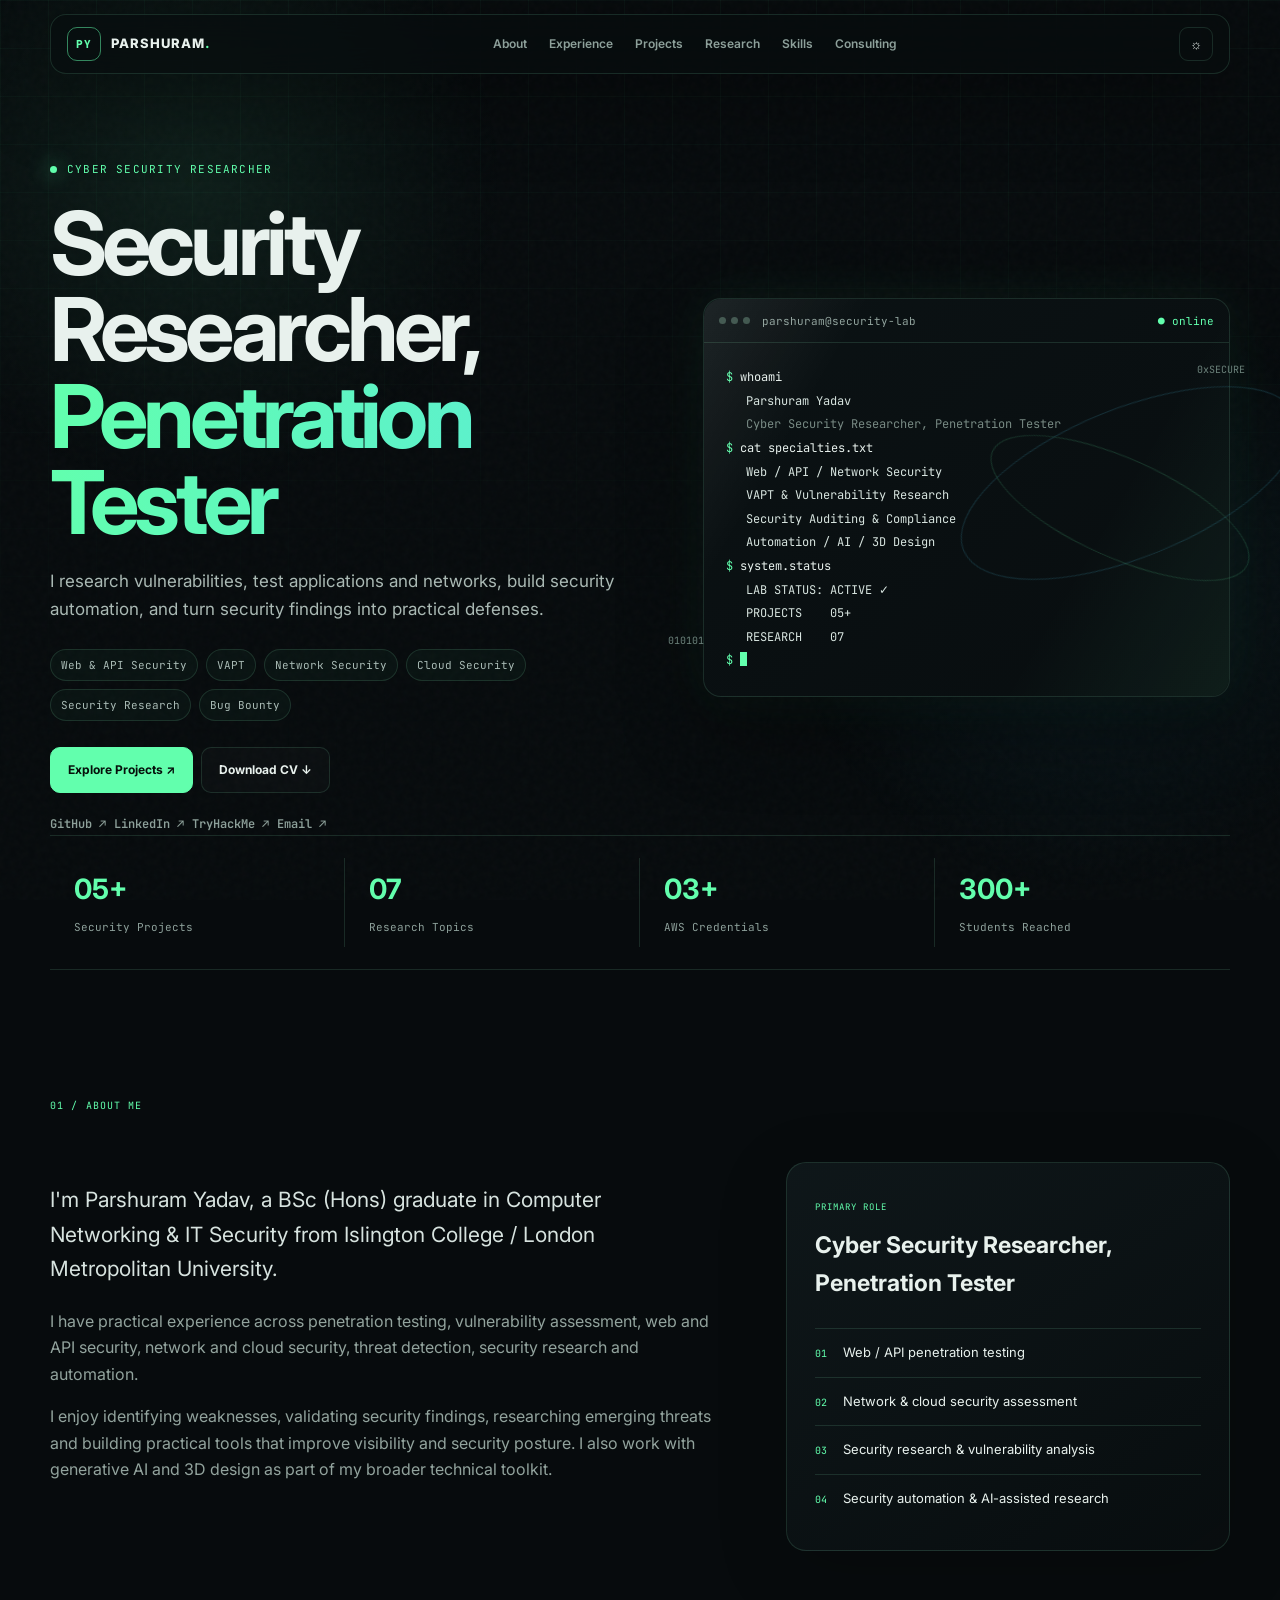
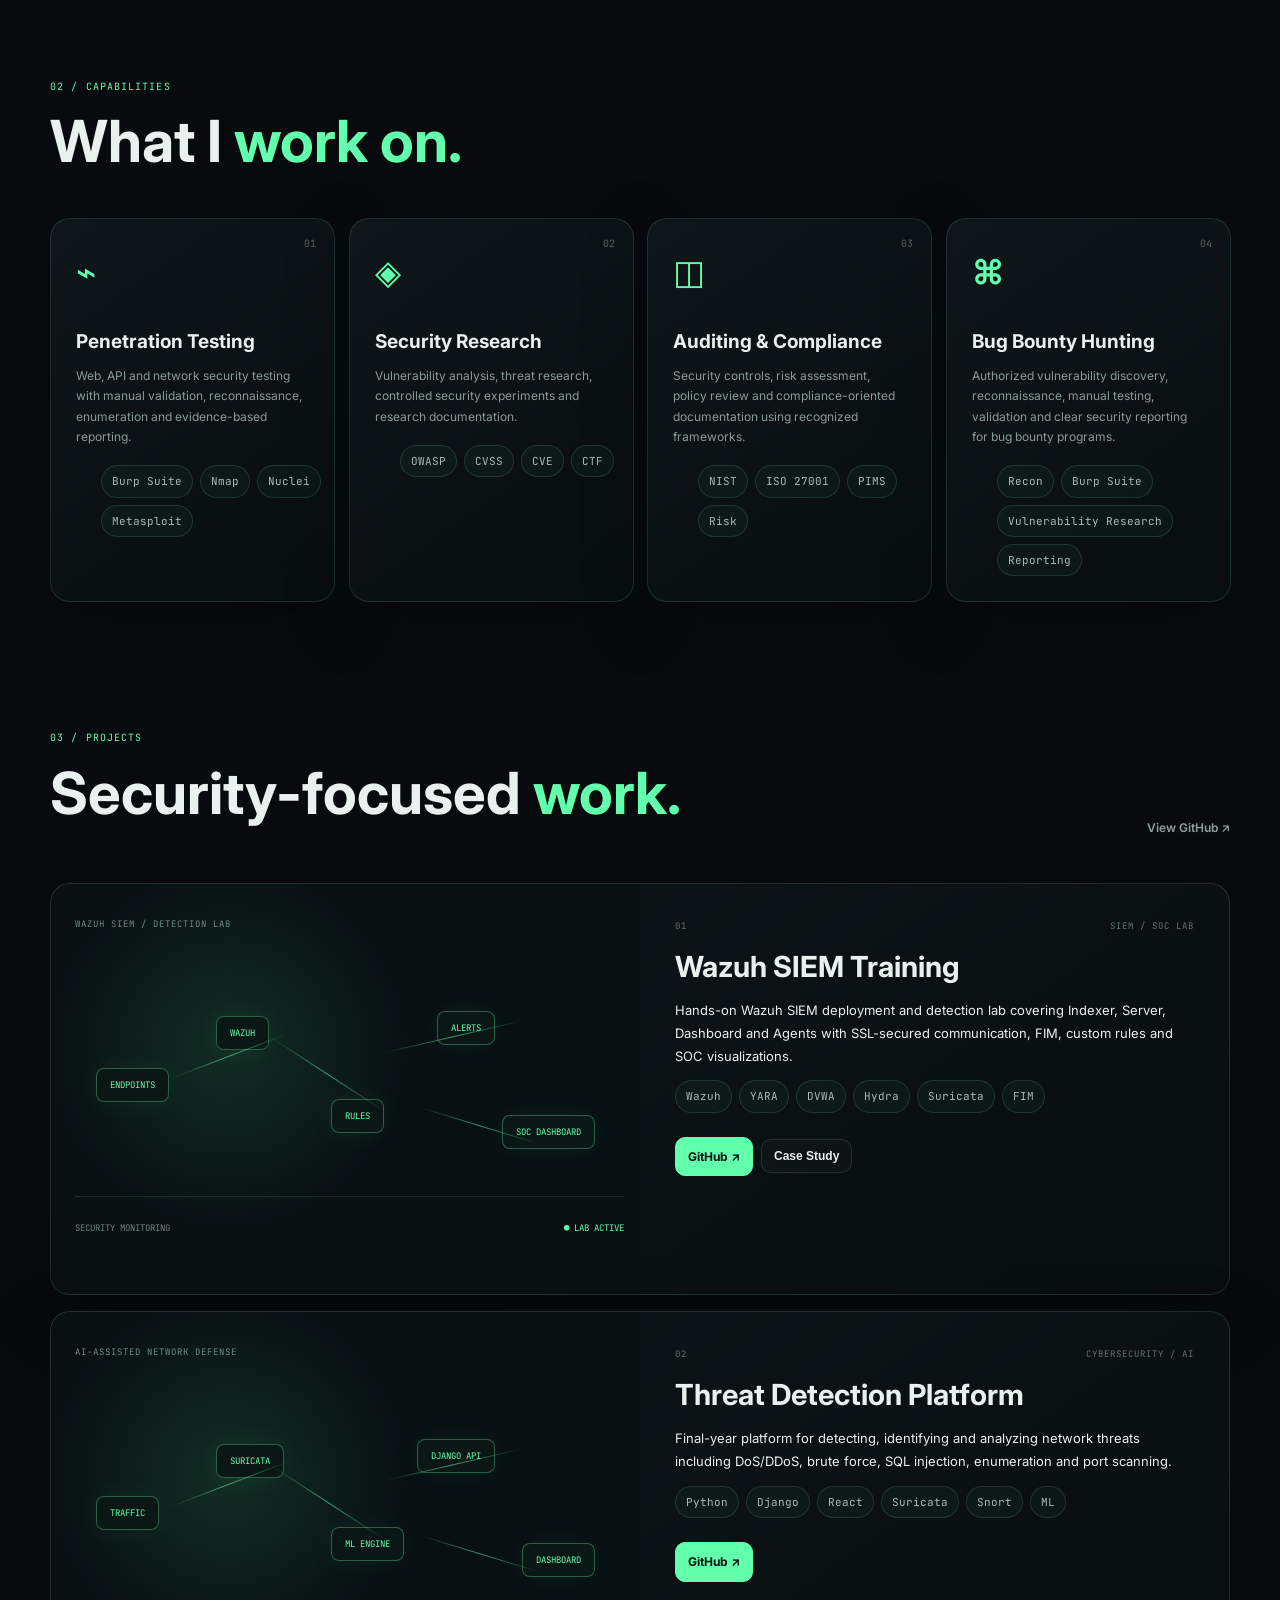
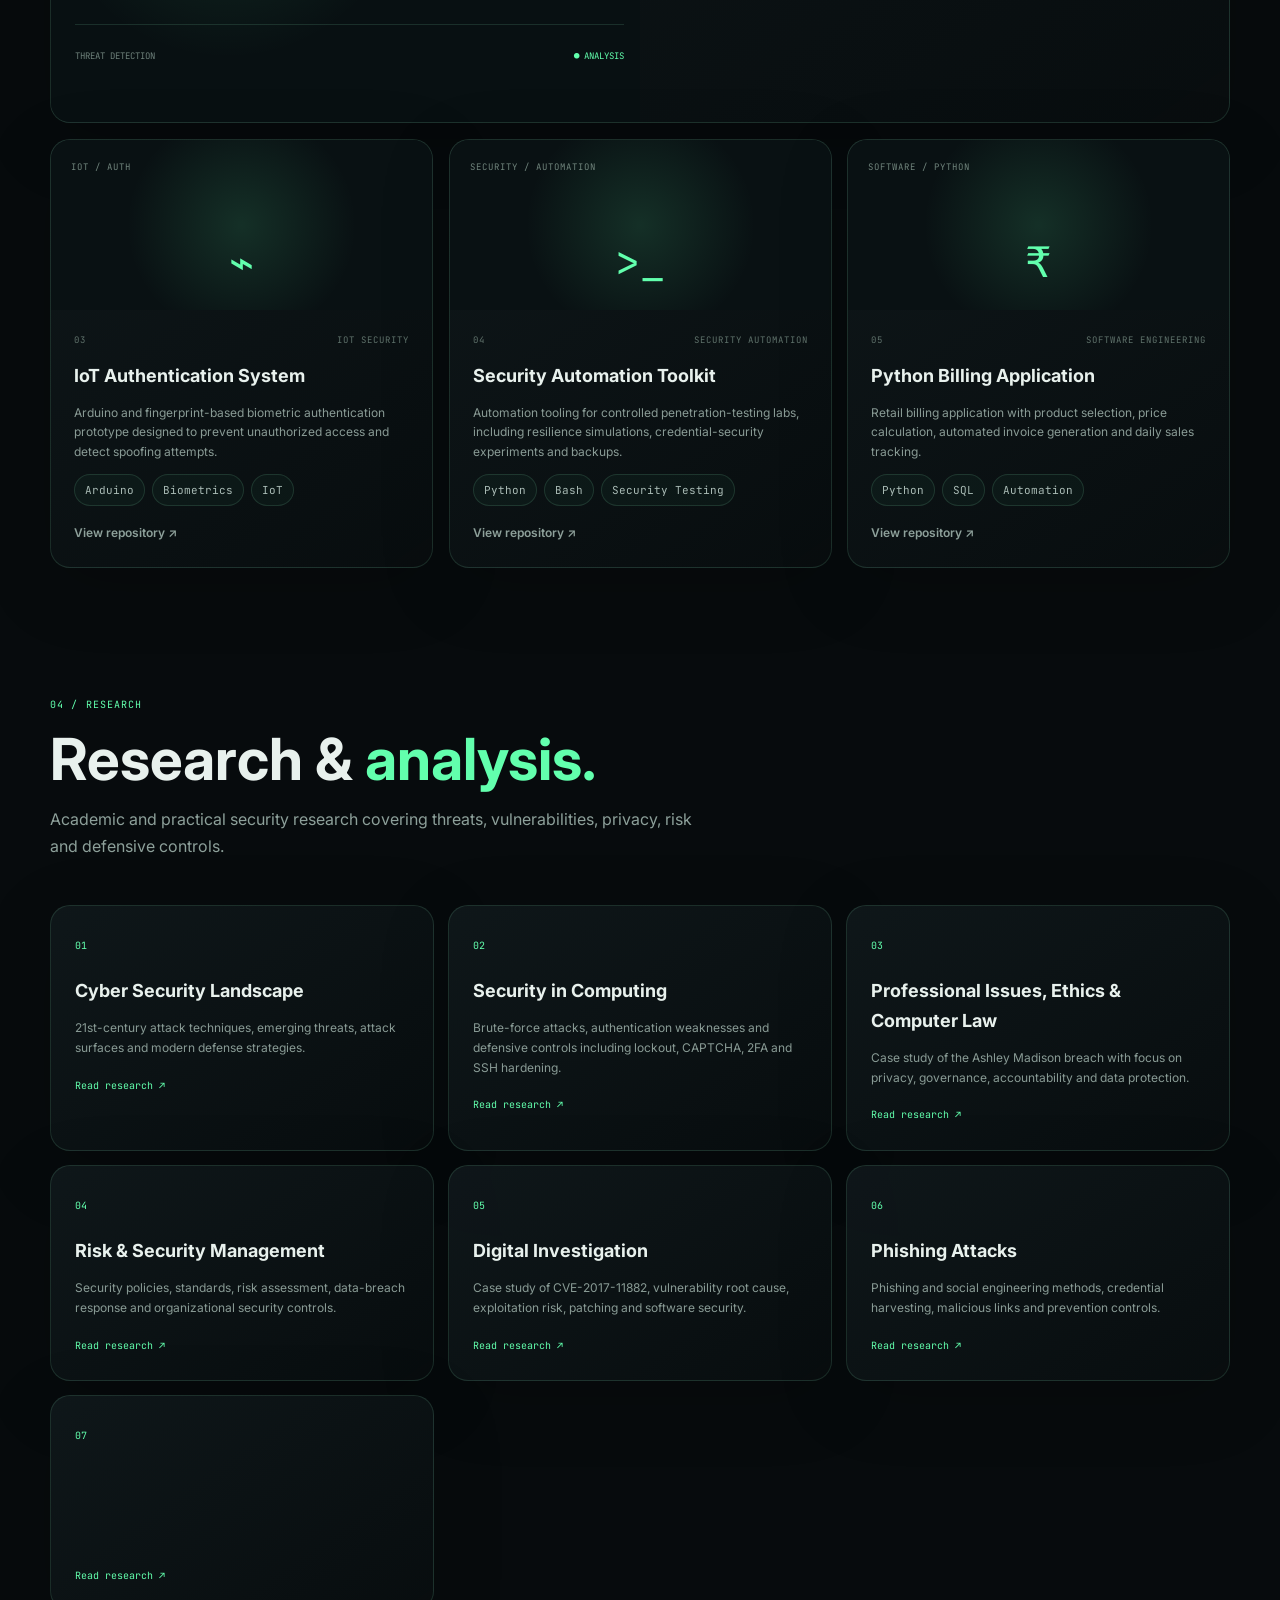
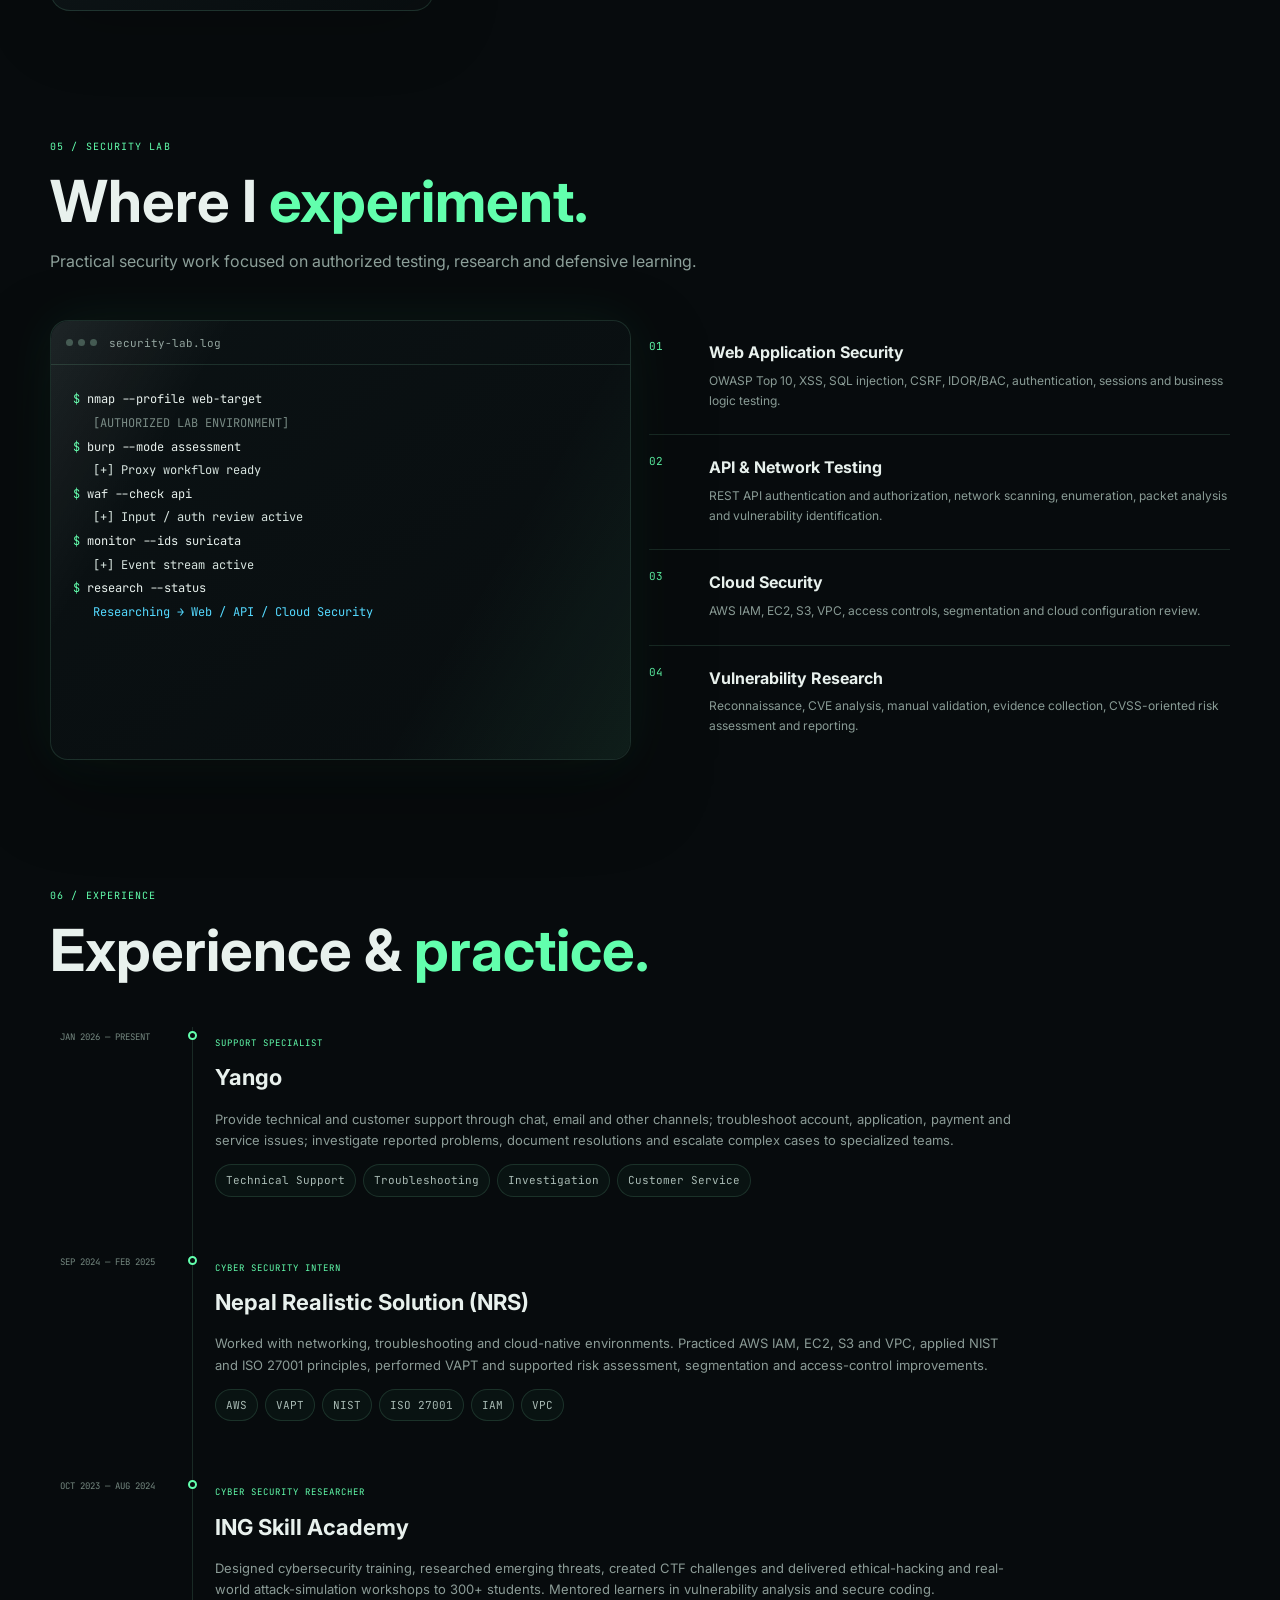
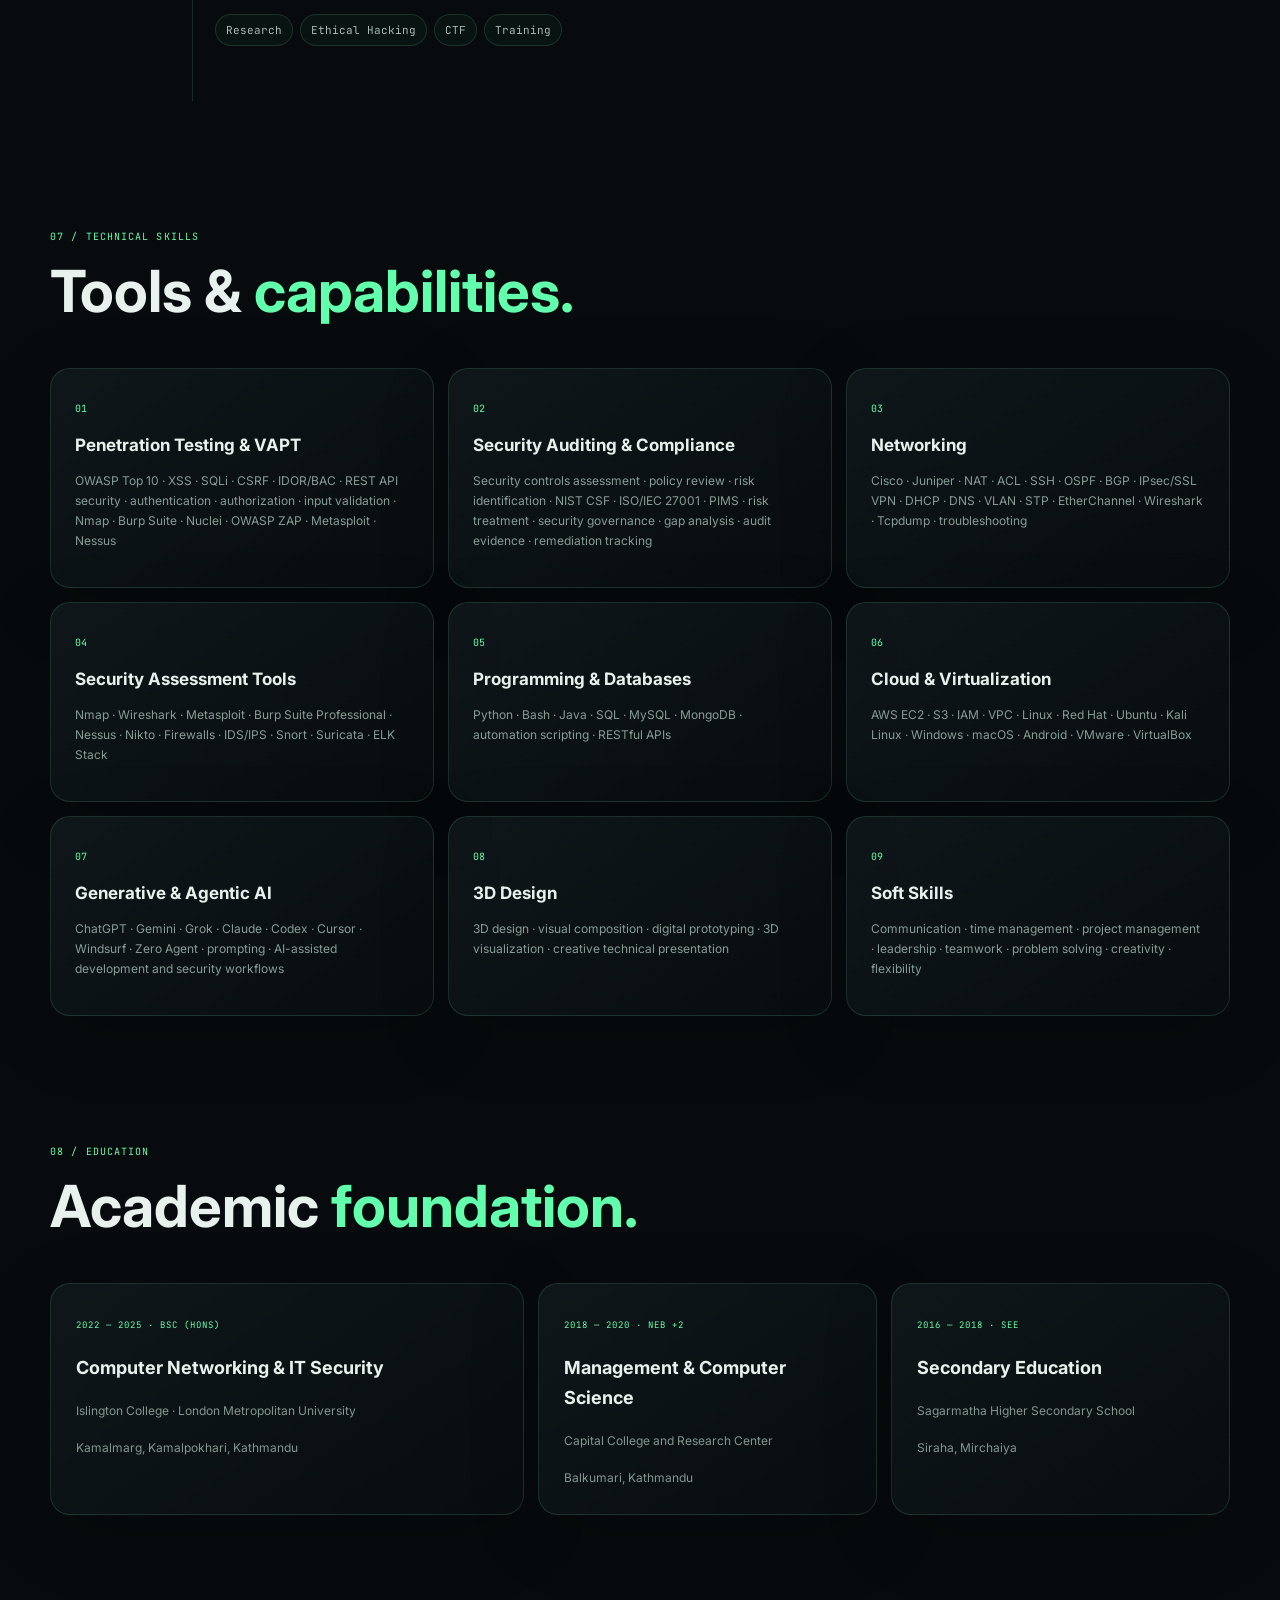
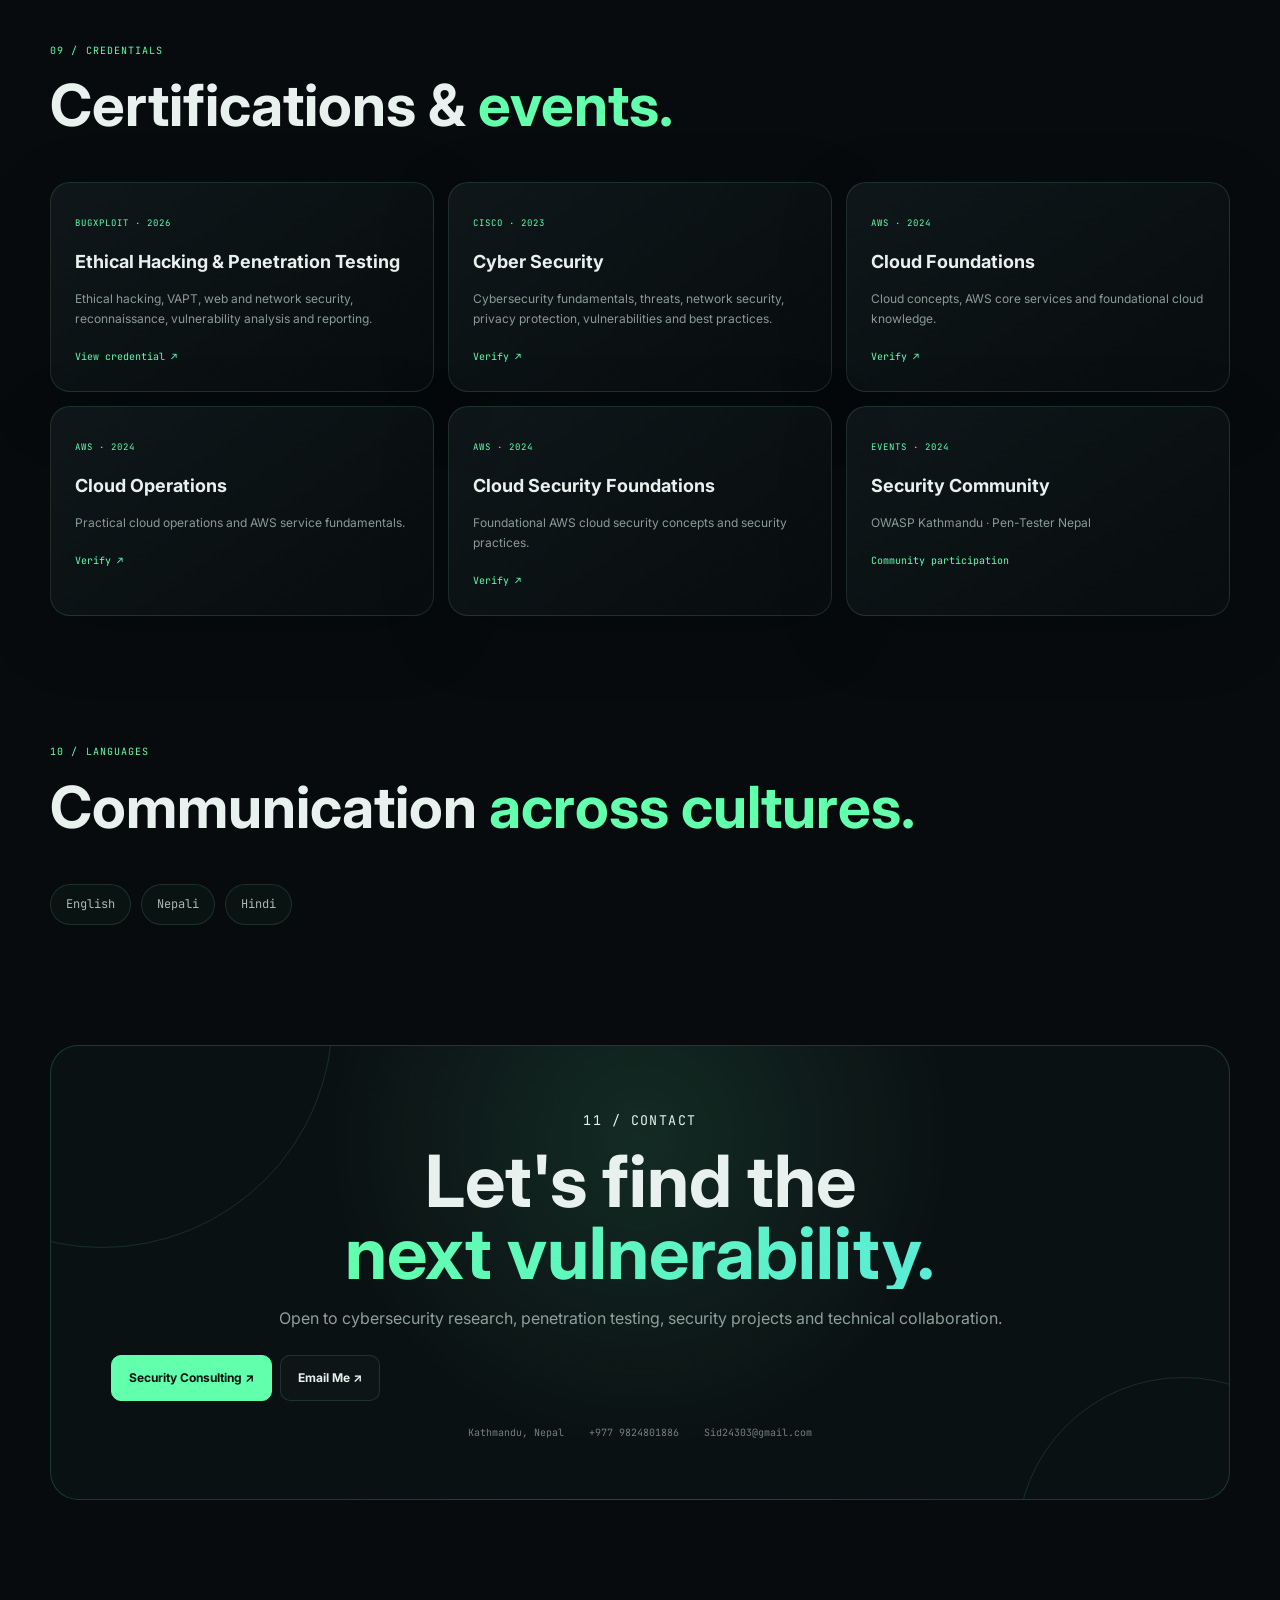
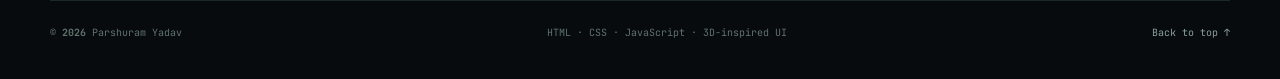
<file: index.html>
<!doctype html>
<html lang="en">
<head>
<meta charset="UTF-8"><meta name="viewport" content="width=device-width,initial-scale=1">
<meta name="description" content="Parshuram Yadav — Cyber Security Researcher, Penetration Tester specializing in web, API, network and cloud security, security research, automation and 3D design.">
<title>Parshuram Yadav | Cyber Security Researcher, Penetration Tester</title>
<link rel="preconnect" href="https://fonts.googleapis.com"><link rel="preconnect" href="https://fonts.gstatic.com" crossorigin>
<link href="https://fonts.googleapis.com/css2?family=Inter:wght@400;500;600;700;800&family=JetBrains+Mono:wght@400;500;600&display=swap" rel="stylesheet">
<link rel="stylesheet" href="style.css">
</head>
<body><div class="scroll-progress" id="scrollProgress"></div>
<div class="bg-grid"></div><div class="noise"></div>
<header class="header"><a class="brand" href="#home"><span class="logo">PY</span><span>PARSHURAM<span class="green">.</span></span></a><nav id="nav"><a href="#about">About</a><a href="#work">Experience</a><a href="#projects">Projects</a><a href="#research">Research</a><a href="#skills">Skills</a><a href="contact.html">Consulting</a></nav><div class="head-actions"><button id="theme" aria-label="Toggle theme">☼</button><button id="menu" aria-label="Menu">☰</button></div></header>
<main>
<section id="home" class="hero wrap">
<div class="hero-copy reveal"><div class="eyebrow"><i></i> CYBER SECURITY RESEARCHER</div><h1>Security Researcher,<br><span class="gradient">Penetration Tester</span></h1><p class="lead">I research vulnerabilities, test applications and networks, build security automation, and turn security findings into practical defenses.</p><div class="tags"><span>Web & API Security</span><span>VAPT</span><span>Network Security</span><span>Cloud Security</span><span>Security Research</span><span>Bug Bounty</span></div><div class="actions"><a class="btn primary" href="#projects">Explore Projects ↗</a><a class="btn" href="assets/Parshuram-Yadav-CV.pdf" download>Download CV ↓</a></div><div class="social"><a target="_blank" rel="noreferrer" href="https://github.com/Parshuram100">GitHub ↗</a><a target="_blank" rel="noreferrer" href="https://www.linkedin.com/in/parshuram-yadav-26ab81245/">LinkedIn ↗</a><a target="_blank" rel="noreferrer" href="https://tryhackme.com/p/THANOS7">TryHackMe ↗</a><a href="mailto:Sid24303@gmail.com">Email ↗</a></div></div>
<div class="terminal-wrap reveal delay"><div class="terminal"><div class="terminal-bar"><span class="dots"><b></b><b></b><b></b></span><span>parshuram@security-lab</span><span class="online">● online</span></div><div class="terminal-body"><p><em>$</em> whoami</p><p class="out">Parshuram Yadav</p><p class="out muted">Cyber Security Researcher, Penetration Tester</p><p><em>$</em> cat specialties.txt</p><p class="out">Web / API / Network Security</p><p class="out">VAPT & Vulnerability Research</p><p class="out">Security Auditing & Compliance</p><p class="out">Automation / AI / 3D Design</p><p><em>$</em> system.status</p><p class="out green">LAB STATUS: ACTIVE ✓</p><p class="out">PROJECTS&nbsp;&nbsp;&nbsp;&nbsp;05+</p><p class="out">RESEARCH&nbsp;&nbsp;&nbsp;&nbsp;07</p><p><em>$</em> <span class="cursor"></span></p></div></div><div class="orbit o1"></div><div class="orbit o2"></div><span class="float f1">0xSECURE</span><span class="float f2">010101</span></div>
</section>
<section class="metrics wrap"><div><b>05+</b><span>Security Projects</span></div><div><b>07</b><span>Research Topics</span></div><div><b>03+</b><span>AWS Credentials</span></div><div><b>300+</b><span>Students Reached</span></div></section>
<section id="about" class="section wrap"><div class="heading reveal"><small>01 / ABOUT ME</small></div><div class="two"><div class="copy reveal"><p class="big">I'm Parshuram Yadav, a BSc (Hons) graduate in Computer Networking & IT Security from Islington College / London Metropolitan University.</p><p>I have practical experience across penetration testing, vulnerability assessment, web and API security, network and cloud security, threat detection, security research and automation.</p><p>I enjoy identifying weaknesses, validating security findings, researching emerging threats and building practical tools that improve visibility and security posture. I also work with generative AI and 3D design as part of my broader technical toolkit.</p></div><div class="focus card reveal delay"><small>PRIMARY ROLE</small><h3>Cyber Security Researcher, Penetration Tester</h3><ul><li><i>01</i> Web / API penetration testing</li><li><i>02</i> Network & cloud security assessment</li><li><i>03</i> Security research & vulnerability analysis</li><li><i>04</i> Security automation & AI-assisted research</li></ul></div></div></section>
<section class="section wrap"><div class="heading reveal"><small>02 / CAPABILITIES</small><h2>What I <span class="green">work on.</span></h2></div><div class="cap-grid"><article class="card cap reveal"><label>01</label><strong>⌁</strong><h3>Penetration Testing</h3><p>Web, API and network security testing with manual validation, reconnaissance, enumeration and evidence-based reporting.</p><div class="chips"><span>Burp Suite</span><span>Nmap</span><span>Nuclei</span><span>Metasploit</span></div></article><article class="card cap reveal d1"><label>02</label><strong>◈</strong><h3>Security Research</h3><p>Vulnerability analysis, threat research, controlled security experiments and research documentation.</p><div class="chips"><span>OWASP</span><span>CVSS</span><span>CVE</span><span>CTF</span></div></article><article class="card cap reveal d2"><label>03</label><strong>◫</strong><h3>Auditing & Compliance</h3><p>Security controls, risk assessment, policy review and compliance-oriented documentation using recognized frameworks.</p><div class="chips"><span>NIST</span><span>ISO 27001</span><span>PIMS</span><span>Risk</span></div></article><article class="card cap reveal d3"><label>04</label><strong>⌘</strong><h3>Bug Bounty Hunting</h3><p>Authorized vulnerability discovery, reconnaissance, manual testing, validation and clear security reporting for bug bounty programs.</p><div class="chips"><span>Recon</span><span>Burp Suite</span><span>Vulnerability Research</span><span>Reporting</span></div></article></div></section>
<section id="projects" class="section wrap"><div class="heading row reveal"><div><small>03 / PROJECTS</small><h2>Security-focused <span class="green">work.</span></h2></div><a class="link" target="_blank" rel="noreferrer" href="https://github.com/Parshuram100">View GitHub ↗</a></div>
<article class="featured card reveal"><div class="visual"><small>WAZUH SIEM / DETECTION LAB</small><div class="map"><span class="n a">ENDPOINTS</span><span class="n b">WAZUH</span><span class="n c">RULES</span><span class="n d">ALERTS</span><span class="n e">SOC DASHBOARD</span><i class="line l1"></i><i class="line l2"></i><i class="line l3"></i><i class="line l4"></i></div><footer><span>SECURITY MONITORING</span><span class="green">● LAB ACTIVE</span></footer></div><div class="project-info"><div class="meta"><span>01</span><span>SIEM / SOC LAB</span></div><h3>Wazuh SIEM Training</h3><p>Hands-on Wazuh SIEM deployment and detection lab covering Indexer, Server, Dashboard and Agents with SSL-secured communication, FIM, custom rules and SOC visualizations.</p><div class="chips"><span>Wazuh</span><span>YARA</span><span>DVWA</span><span>Hydra</span><span>Suricata</span><span>FIM</span></div><div class="actions"><a class="btn primary small" target="_blank" rel="noreferrer" href="https://github.com/Parshuram100/Wazuh-SIEM-Training">GitHub ↗</a><button class="btn small" id="caseStudy">Case Study</button></div></div></article>
<article class="featured card reveal second-feature"><div class="visual threat-visual"><small>AI-ASSISTED NETWORK DEFENSE</small><div class="map"><span class="n a">TRAFFIC</span><span class="n b">SURICATA</span><span class="n c">ML ENGINE</span><span class="n d">DJANGO API</span><span class="n e">DASHBOARD</span><i class="line l1"></i><i class="line l2"></i><i class="line l3"></i><i class="line l4"></i></div><footer><span>THREAT DETECTION</span><span class="green">● ANALYSIS</span></footer></div><div class="project-info"><div class="meta"><span>02</span><span>CYBERSECURITY / AI</span></div><h3>Threat Detection Platform</h3><p>Final-year platform for detecting, identifying and analyzing network threats including DoS/DDoS, brute force, SQL injection, enumeration and port scanning.</p><div class="chips"><span>Python</span><span>Django</span><span>React</span><span>Suricata</span><span>Snort</span><span>ML</span></div><div class="actions"><a class="btn primary small" target="_blank" rel="noreferrer" href="https://github.com/Parshuram100/Threat-Detection-Platform">GitHub ↗</a></div></div></article>
<div class="project-grid"><article class="card project reveal"><div class="thumb iot"><small>IOT / AUTH</small><b>⌁</b></div><div class="pbody"><div class="meta"><span>03</span><span>IOT SECURITY</span></div><h3>IoT Authentication System</h3><p>Arduino and fingerprint-based biometric authentication prototype designed to prevent unauthorized access and detect spoofing attempts.</p><div class="chips"><span>Arduino</span><span>Biometrics</span><span>IoT</span></div><a class="link" target="_blank" rel="noreferrer" href="https://github.com/Parshuram100/2.-IOT-Authentication-system">View repository ↗</a></div></article><article class="card project reveal d1"><div class="thumb auto"><small>SECURITY / AUTOMATION</small><b>&gt;_</b></div><div class="pbody"><div class="meta"><span>04</span><span>SECURITY AUTOMATION</span></div><h3>Security Automation Toolkit</h3><p>Automation tooling for controlled penetration-testing labs, including resilience simulations, credential-security experiments and backups.</p><div class="chips"><span>Python</span><span>Bash</span><span>Security Testing</span></div><a class="link" target="_blank" rel="noreferrer" href="https://github.com/Parshuram100/Security-Automation-Script-and-Tools">View repository ↗</a></div></article><article class="card project reveal d2"><div class="thumb bill"><small>SOFTWARE / PYTHON</small><b>₹</b></div><div class="pbody"><div class="meta"><span>05</span><span>SOFTWARE ENGINEERING</span></div><h3>Python Billing Application</h3><p>Retail billing application with product selection, price calculation, automated invoice generation and daily sales tracking.</p><div class="chips"><span>Python</span><span>SQL</span><span>Automation</span></div><a class="link" target="_blank" rel="noreferrer" href="https://github.com/Parshuram100/Python-Billing-Application-for-Store">View repository ↗</a></div></article></div></section>
<section id="research" class="section wrap"><div class="heading reveal"><small>04 / RESEARCH</small><h2>Research & <span class="green">analysis.</span></h2><p>Academic and practical security research covering threats, vulnerabilities, privacy, risk and defensive controls.</p></div><div class="research-grid">
<a class="card research-card reveal" target="_blank" rel="noreferrer" href="https://github.com/Parshuram100/Cyber-Security-Research-and-Documentation-/blob/main/Cyber%20Security.pdf"><span>01</span><h3>Cyber Security Landscape</h3><p>21st-century attack techniques, emerging threats, attack surfaces and modern defense strategies.</p><b>Read research ↗</b></a>
<a class="card research-card reveal d1" target="_blank" rel="noreferrer" href="https://github.com/Parshuram100/Cyber-Security-Research-and-Documentation-/blob/main/Cyber%20Security.pdf"><span>02</span><h3>Security in Computing</h3><p>Brute-force attacks, authentication weaknesses and defensive controls including lockout, CAPTCHA, 2FA and SSH hardening.</p><b>Read research ↗</b></a>
<a class="card research-card reveal d2" target="_blank" rel="noreferrer" href="https://github.com/Parshuram100/Cyber-Security-Research-and-Documentation-/blob/main/Professional%20issues%2C%20Ethics%20and%20Computer%20Law.pdf"><span>03</span><h3>Professional Issues, Ethics & Computer Law</h3><p>Case study of the Ashley Madison breach with focus on privacy, governance, accountability and data protection.</p><b>Read research ↗</b></a>
<a class="card research-card reveal" target="_blank" rel="noreferrer" href="https://github.com/Parshuram100/Cyber-Security-Research-and-Documentation-/blob/main/Risk%2C%20Crisis%20%26%20Security%20Management.pdf"><span>04</span><h3>Risk & Security Management</h3><p>Security policies, standards, risk assessment, data-breach response and organizational security controls.</p><b>Read research ↗</b></a>
<a class="card research-card reveal d1" target="_blank" rel="noreferrer" href="https://github.com/Parshuram100/Cyber-Security-Research-and-Documentation-/blob/main/Digital%20investigation.pdf"><span>05</span><h3>Digital Investigation</h3><p>Case study of CVE-2017-11882, vulnerability root cause, exploitation risk, patching and software security.</p><b>Read research ↗</b></a>
<a class="card research-card reveal d2" target="_blank" rel="noreferrer" href="https://github.com/Parshuram100/Cyber-Security-Research-and-Documentation-/blob/main/Phising%20Attacks%20Research.pdf"><span>06</span><h3>Phishing Attacks</h3><p>Phishing and social engineering methods, credential harvesting, malicious links and prevention controls.</p><b>Read research ↗</b></a>
<a class="card research-card reveal d3" target="_blank" rel="noreferrer" href="https://github.com/Parshuram100/Cyber-Security-Research-and-Documentation-/blob/main/Cryptography.pdf"><span>07</span><h3>Cryptography</h3><p>Encryption, hashing, digital signatures, key management and cryptographic protocols for secure information.</p><b>Read research ↗</b></a>
</div></section>
<section class="section wrap"><div class="heading reveal"><small>05 / SECURITY LAB</small><h2>Where I <span class="green">experiment.</span></h2><p>Practical security work focused on authorized testing, research and defensive learning.</p></div><div class="lab-grid"><div class="terminal reveal"><div class="terminal-bar"><span class="dots"><b></b><b></b><b></b></span><span>security-lab.log</span></div><div class="terminal-body"><p><em>$</em> nmap --profile web-target</p><p class="out muted">[AUTHORIZED LAB ENVIRONMENT]</p><p><em>$</em> burp --mode assessment</p><p class="out green">[+] Proxy workflow ready</p><p><em>$</em> waf --check api</p><p class="out green">[+] Input / auth review active</p><p><em>$</em> monitor --ids suricata</p><p class="out green">[+] Event stream active</p><p><em>$</em> research --status</p><p class="out cyan">Researching → Web / API / Cloud Security</p></div></div><div class="lab-list reveal delay"><div><b>01</b><article><h3>Web Application Security</h3><p>OWASP Top 10, XSS, SQL injection, CSRF, IDOR/BAC, authentication, sessions and business logic testing.</p></article></div><div><b>02</b><article><h3>API & Network Testing</h3><p>REST API authentication and authorization, network scanning, enumeration, packet analysis and vulnerability identification.</p></article></div><div><b>03</b><article><h3>Cloud Security</h3><p>AWS IAM, EC2, S3, VPC, access controls, segmentation and cloud configuration review.</p></article></div><div><b>04</b><article><h3>Vulnerability Research</h3><p>Reconnaissance, CVE analysis, manual validation, evidence collection, CVSS-oriented risk assessment and reporting.</p></article></div></div></div></section>
<section id="work" class="section wrap"><div class="heading reveal"><small>06 / EXPERIENCE</small><h2>Experience & <span class="green">practice.</span></h2></div><div class="timeline"><article class="item reveal"><time>JAN 2026 — PRESENT</time><i></i><div><small>SUPPORT SPECIALIST</small><h3>Yango</h3><p>Provide technical and customer support through chat, email and other channels; troubleshoot account, application, payment and service issues; investigate reported problems, document resolutions and escalate complex cases to specialized teams.</p><div class="chips"><span>Technical Support</span><span>Troubleshooting</span><span>Investigation</span><span>Customer Service</span></div></div></article><article class="item reveal"><time>SEP 2024 — FEB 2025</time><i></i><div><small>CYBER SECURITY INTERN</small><h3>Nepal Realistic Solution (NRS)</h3><p>Worked with networking, troubleshooting and cloud-native environments. Practiced AWS IAM, EC2, S3 and VPC, applied NIST and ISO 27001 principles, performed VAPT and supported risk assessment, segmentation and access-control improvements.</p><div class="chips"><span>AWS</span><span>VAPT</span><span>NIST</span><span>ISO 27001</span><span>IAM</span><span>VPC</span></div></div></article><article class="item reveal"><time>OCT 2023 — AUG 2024</time><i></i><div><small>CYBER SECURITY RESEARCHER</small><h3>ING Skill Academy</h3><p>Designed cybersecurity training, researched emerging threats, created CTF challenges and delivered ethical-hacking and real-world attack-simulation workshops to 300+ students. Mentored learners in vulnerability analysis and secure coding.</p><div class="chips"><span>Research</span><span>Ethical Hacking</span><span>CTF</span><span>Training</span></div></div></article></div></section>
<section id="skills" class="section wrap"><div class="heading reveal"><small>07 / TECHNICAL SKILLS</small><h2>Tools & <span class="green">capabilities.</span></h2></div><div class="skills"><article class="card reveal"><b>01</b><h3>Penetration Testing & VAPT</h3><p>OWASP Top 10 · XSS · SQLi · CSRF · IDOR/BAC · REST API security · authentication · authorization · input validation · Nmap · Burp Suite · Nuclei · OWASP ZAP · Metasploit · Nessus</p></article><article class="card reveal d1"><b>02</b><h3>Security Auditing & Compliance</h3><p>Security controls assessment · policy review · risk identification · NIST CSF · ISO/IEC 27001 · PIMS · risk treatment · security governance · gap analysis · audit evidence · remediation tracking</p></article><article class="card reveal d2"><b>03</b><h3>Networking</h3><p>Cisco · Juniper · NAT · ACL · SSH · OSPF · BGP · IPsec/SSL VPN · DHCP · DNS · VLAN · STP · EtherChannel · Wireshark · Tcpdump · troubleshooting</p></article><article class="card reveal"><b>04</b><h3>Security Assessment Tools</h3><p>Nmap · Wireshark · Metasploit · Burp Suite Professional · Nessus · Nikto · Firewalls · IDS/IPS · Snort · Suricata · ELK Stack</p></article><article class="card reveal d1"><b>05</b><h3>Programming & Databases</h3><p>Python · Bash · Java · SQL · MySQL · MongoDB · automation scripting · RESTful APIs</p></article><article class="card reveal d2"><b>06</b><h3>Cloud & Virtualization</h3><p>AWS EC2 · S3 · IAM · VPC · Linux · Red Hat · Ubuntu · Kali Linux · Windows · macOS · Android · VMware · VirtualBox</p></article><article class="card reveal"><b>07</b><h3>Generative & Agentic AI</h3><p>ChatGPT · Gemini · Grok · Claude · Codex · Cursor · Windsurf · Zero Agent · prompting · AI-assisted development and security workflows</p></article><article class="card reveal d1"><b>08</b><h3>3D Design</h3><p>3D design · visual composition · digital prototyping · 3D visualization · creative technical presentation</p></article><article class="card reveal d2"><b>09</b><h3>Soft Skills</h3><p>Communication · time management · project management · leadership · teamwork · problem solving · creativity · flexibility</p></article></div></section>
<section class="section wrap"><div class="heading reveal"><small>08 / EDUCATION</small><h2>Academic <span class="green">foundation.</span></h2></div><div class="education"><article class="card featured-edu reveal"><small>2022 — 2025 · BSc (Hons)</small><h3>Computer Networking & IT Security</h3><p>Islington College · London Metropolitan University</p><span>Kamalmarg, Kamalpokhari, Kathmandu</span></article><article class="card reveal d1"><small>2018 — 2020 · NEB +2</small><h3>Management & Computer Science</h3><p>Capital College and Research Center</p><span>Balkumari, Kathmandu</span></article><article class="card reveal d2"><small>2016 — 2018 · SEE</small><h3>Secondary Education</h3><p>Sagarmatha Higher Secondary School</p><span>Siraha, Mirchaiya</span></article></div></section>
<section class="section wrap"><div class="heading reveal"><small>09 / CREDENTIALS</small><h2>Certifications & <span class="green">events.</span></h2></div><div class="credentials"><a class="card credential reveal" target="_blank" rel="noreferrer" href="https://www.linkedin.com/feed/update/urn:li:activity:7509173057350021120/"><small>BUGXPLOIT · 2026</small><h3>Ethical Hacking & Penetration Testing</h3><p>Ethical hacking, VAPT, web and network security, reconnaissance, vulnerability analysis and reporting.</p><b>View credential ↗</b></a><a class="card credential reveal d1" target="_blank" rel="noreferrer" href="https://www.credly.com/badges/15e56401-9aca-4c79-842e-1f785809890f/linked_in_profile"><small>CISCO · 2023</small><h3>Cyber Security</h3><p>Cybersecurity fundamentals, threats, network security, privacy protection, vulnerabilities and best practices.</p><b>Verify ↗</b></a><a class="card credential reveal d2" target="_blank" rel="noreferrer" href="https://www.credly.com/badges/0fbc4b45-7cd7-460c-93c0-c280c333ab34/linked_in_profile"><small>AWS · 2024</small><h3>Cloud Foundations</h3><p>Cloud concepts, AWS core services and foundational cloud knowledge.</p><b>Verify ↗</b></a><a class="card credential reveal d3" target="_blank" rel="noreferrer" href="https://www.credly.com/badges/6691b88f-8689-4e5f-8fc7-f722021bd803/linked_in_profile"><small>AWS · 2024</small><h3>Cloud Operations</h3><p>Practical cloud operations and AWS service fundamentals.</p><b>Verify ↗</b></a><a class="card credential reveal" target="_blank" rel="noreferrer" href="https://www.credly.com/badges/6ce7887f-04f0-4f99-9f39-63ffab0e6929/linked_in_profile"><small>AWS · 2024</small><h3>Cloud Security Foundations</h3><p>Foundational AWS cloud security concepts and security practices.</p><b>Verify ↗</b></a><div class="card credential reveal d1"><small>EVENTS · 2024</small><h3>Security Community</h3><p>OWASP Kathmandu · Pen-Tester Nepal</p><b>Community participation</b></div></div></section>
<section class="section wrap"><div class="heading reveal"><small>10 / LANGUAGES</small><h2>Communication <span class="green">across cultures.</span></h2></div><div class="language-row"><span>English</span><span>Nepali</span><span>Hindi</span></div></section>
<section id="contact" class="section wrap contact"><div class="contact-box reveal"><small>11 / CONTACT</small><h2>Let's find the<br><span class="gradient">next vulnerability.</span></h2><p>Open to cybersecurity research, penetration testing, security projects and technical collaboration.</p><div class="actions"><a class="btn primary" href="contact.html">Security Consulting ↗</a><a class="btn" href="mailto:Sid24303@gmail.com">Email Me ↗</a></div><div class="contact-info"><span>Kathmandu, Nepal</span><span>+977 9824801886</span><span>Sid24303@gmail.com</span></div></div></section>
</main>
<footer><span>© <b id="year"></b> Parshuram Yadav</span><span>HTML · CSS · JavaScript · 3D-inspired UI</span><a href="#home">Back to top ↑</a></footer>
<div class="modal" id="modal"><div class="backdrop"></div><div class="modal-box"><button id="close">×</button><small>CASE STUDY / 01</small><h2>Wazuh SIEM Training</h2><p>A hands-on SIEM and detection lab built around Wazuh components, endpoint monitoring and controlled attack scenarios.</p><div class="case-grid"><div><b>Deployment</b><p>Configured Wazuh Indexer, Server, Dashboard and endpoint Agents with SSL certificates for secure communication.</p></div><div><b>Detection</b><p>Created scenarios for brute-force activity, SQL/PHP injection, DDoS behavior, file changes and malware indicators.</p></div><div><b>Monitoring</b><p>Configured File Integrity Monitoring, alerts, rules, decoders, agent management and SOC visualizations.</p></div><div><b>Lab Stack</b><p>Wazuh · DVWA · Hydra · MHDDOS · YARA · Linux · SIEM workflows</p></div></div><a class="btn primary" target="_blank" rel="noreferrer" href="https://github.com/Parshuram100/Wazuh-SIEM-Training">Open GitHub ↗</a></div></div>
<script src="script.js"></script>
</body></html>
</file>
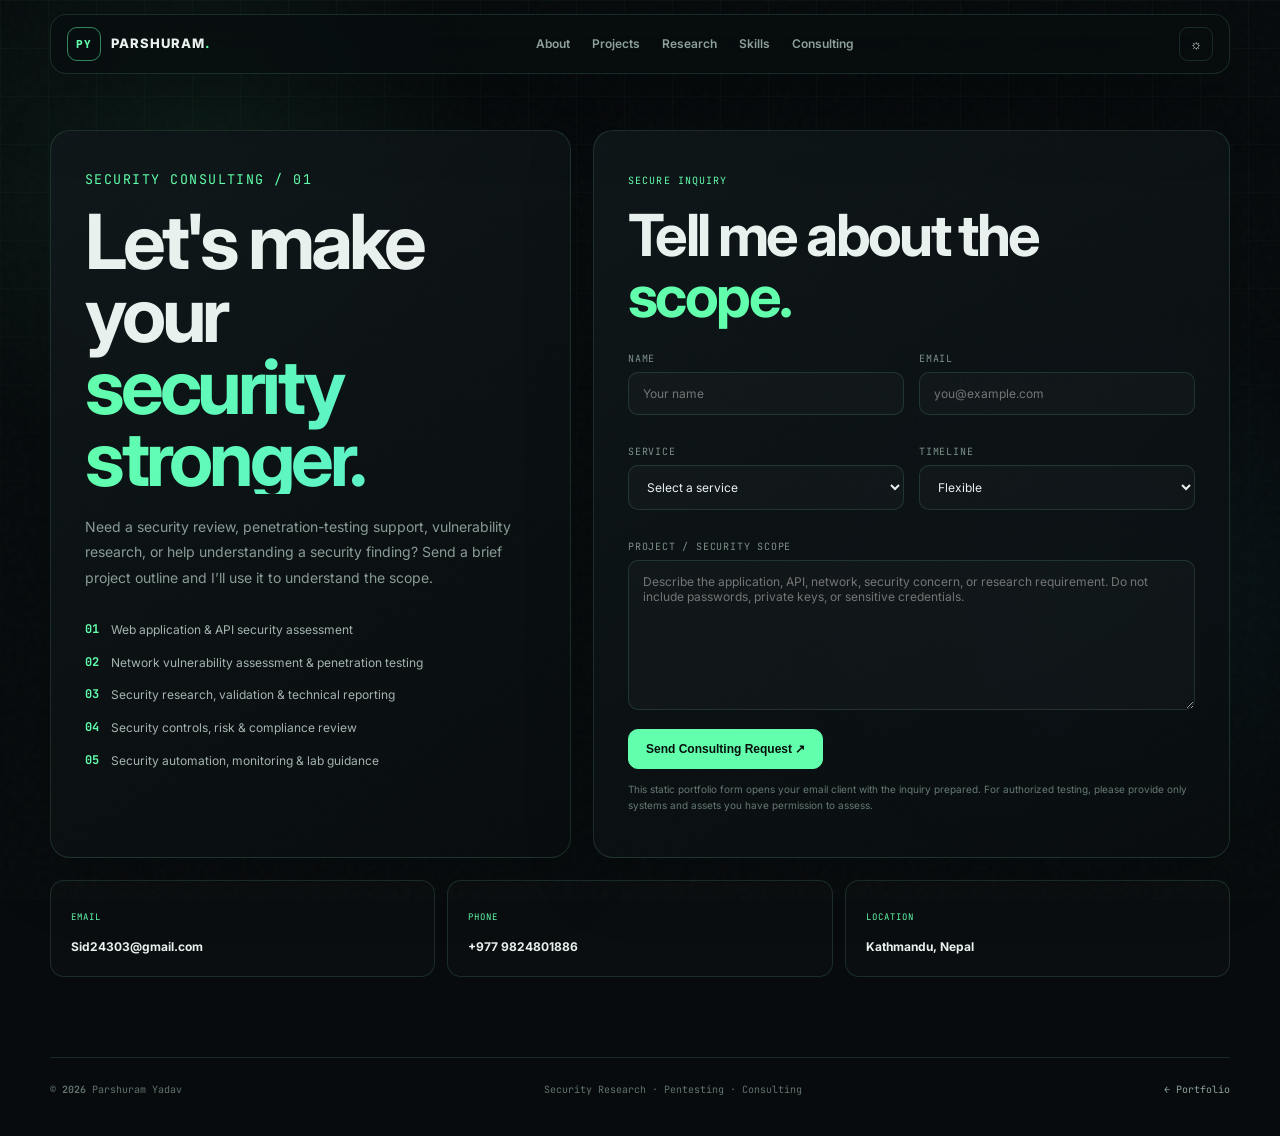
<file: contact.html>
<!doctype html>
<html lang="en">
<head>
<meta charset="UTF-8"><meta name="viewport" content="width=device-width,initial-scale=1">
<meta name="description" content="Security consulting and penetration testing contact — Parshuram Yadav.">
<title>Security Consulting | Parshuram Yadav</title>
<link rel="preconnect" href="https://fonts.googleapis.com"><link rel="preconnect" href="https://fonts.gstatic.com" crossorigin>
<link href="https://fonts.googleapis.com/css2?family=Inter:wght@400;500;600;700;800&family=JetBrains+Mono:wght@400;500;600&display=swap" rel="stylesheet">
<link rel="stylesheet" href="style.css">
</head>
<body>
<div class="scroll-progress" id="scrollProgress"></div><div class="bg-grid"></div><div class="noise"></div>
<header class="header"><a class="brand" href="index.html"><span class="logo">PY</span><span>PARSHURAM<span class="green">.</span></span></a><nav id="nav"><a href="index.html#about">About</a><a href="index.html#projects">Projects</a><a href="index.html#research">Research</a><a href="index.html#skills">Skills</a><a class="active" href="contact.html">Consulting</a></nav><div class="head-actions"><button id="theme" aria-label="Toggle theme">☼</button><button id="menu" aria-label="Menu">☰</button></div></header>
<main class="contact-page wrap">
<div class="contact-shell">
<section class="consult-card card reveal">
<small class="green">SECURITY CONSULTING / 01</small>
<h1>Let's make your <span class="gradient">security stronger.</span></h1>
<p>Need a security review, penetration-testing support, vulnerability research, or help understanding a security finding? Send a brief project outline and I’ll use it to understand the scope.</p>
<ul class="consult-list">
<li><b>01</b><span>Web application & API security assessment</span></li>
<li><b>02</b><span>Network vulnerability assessment & penetration testing</span></li>
<li><b>03</b><span>Security research, validation & technical reporting</span></li>
<li><b>04</b><span>Security controls, risk & compliance review</span></li>
<li><b>05</b><span>Security automation, monitoring & lab guidance</span></li>
</ul>
</section>
<section class="consult-form card reveal delay">
<div class="heading" style="margin-bottom:25px"><small>SECURE INQUIRY</small><h2>Tell me about the <span class="green">scope.</span></h2></div>
<form id="consultForm" action="https://formsubmit.co/Sid24303@gmail.com" method="POST" target="_self">
<input type="hidden" name="_subject" value="New Security Consulting Inquiry — Parshuram Portfolio">
<input type="hidden" name="_template" value="table">
<input type="hidden" name="_captcha" value="true">
<input type="hidden" name="_next" value="https://parshuram100.github.io/portfolio/contact.html?sent=1">
<input type="text" name="_honey" tabindex="-1" autocomplete="off" style="display:none">
<div class="form-grid">
<div class="field"><label for="name">Name</label><input id="name" name="name" required placeholder="Your name"></div>
<div class="field"><label for="email">Email</label><input id="email" name="email" type="email" required placeholder="you@example.com"></div>
<div class="field"><label for="service">Service</label><select id="service" name="service" required><option value="">Select a service</option><option>Web Application Pentest</option><option>API Security Assessment</option><option>Network VAPT</option><option>Security Research</option><option>Security Audit / Risk Review</option><option>Security Automation</option><option>Other Security Consulting</option></select></div>
<div class="field"><label for="timeline">Timeline</label><select id="timeline" name="timeline"><option>Flexible</option><option>Within 1 week</option><option>1–2 weeks</option><option>2–4 weeks</option><option>More than 1 month</option></select></div>
<div class="field full"><label for="scope">Project / Security Scope</label><textarea id="scope" name="scope" required placeholder="Describe the application, API, network, security concern, or research requirement. Do not include passwords, private keys, or sensitive credentials."></textarea></div>
</div>
<button class="btn primary" type="submit">Send Consulting Request ↗</button>
<div class="form-status" id="formStatus"></div>
<p class="form-note">This static portfolio form opens your email client with the inquiry prepared. For authorized testing, please provide only systems and assets you have permission to assess.</p>
</form>
</section>
</div>
<div class="contact-details reveal">
<div class="contact-detail"><small>EMAIL</small><strong><a href="mailto:Sid24303@gmail.com">Sid24303@gmail.com</a></strong></div>
<div class="contact-detail"><small>PHONE</small><strong><a href="tel:+9779824801886">+977 9824801886</a></strong></div>
<div class="contact-detail"><small>LOCATION</small><strong>Kathmandu, Nepal</strong></div>
</div>
</main>
<footer><span>© <b id="year"></b> Parshuram Yadav</span><span>Security Research · Pentesting · Consulting</span><a href="index.html">← Portfolio</a></footer>
<script src="script.js"></script>
<script>
const form=document.getElementById('consultForm');
const status=document.getElementById('formStatus');
const params=new URLSearchParams(location.search);
if(params.get('sent')==='1'){
  status.textContent='Request sent successfully. Thank you — I will review your security inquiry and respond by email.';
  status.classList.add('show');
  history.replaceState({},document.title,location.pathname);
}
form?.addEventListener('submit',e=>{
  const email=document.getElementById('email');
  const scope=document.getElementById('scope');
  if(!email?.checkValidity() || !scope?.value.trim()) return;
  status.textContent='Sending your consulting request securely…';
  status.classList.add('show');
});
</script>
</body></html>
</file>
<file: style.css>
:root{--bg:#070b0d;--panel:#0c1215;--panel2:#10181b;--text:#e8f1ed;--muted:#8da09a;--line:rgba(144,255,198,.13);--green:#62ffad;--cyan:#54d9ff;--shadow:0 20px 80px rgba(0,0,0,.35);--radius:20px}*{box-sizing:border-box}html{scroll-behavior:smooth}body{margin:0;background:var(--bg);color:var(--text);font-family:Inter,system-ui,sans-serif;line-height:1.65;overflow-x:hidden}.bg-grid{position:fixed;inset:0;background-image:linear-gradient(rgba(98,255,173,.035) 1px,transparent 1px),linear-gradient(90deg,rgba(98,255,173,.035) 1px,transparent 1px);background-size:48px 48px;mask-image:linear-gradient(to bottom,#000,transparent 90%);pointer-events:none}.noise{position:fixed;inset:0;opacity:.035;pointer-events:none;background-image:url("data:image/svg+xml,%3Csvg viewBox='0 0 180 180' xmlns='http://www.w3.org/2000/svg'%3E%3Cfilter id='n'%3E%3CfeTurbulence type='fractalNoise' baseFrequency='.8' numOctaves='4' stitchTiles='stitch'/%3E%3C/filter%3E%3Crect width='100%25' height='100%25' filter='url(%23n)' opacity='.7'/%3E%3C/svg%3E")}.wrap{width:min(1180px,calc(100% - 40px));margin:auto}.header{position:fixed;z-index:50;top:14px;left:50%;transform:translateX(-50%);width:min(1180px,calc(100% - 28px));padding:12px 16px;display:flex;align-items:center;justify-content:space-between;background:rgba(8,13,15,.72);border:1px solid var(--line);backdrop-filter:blur(18px);border-radius:16px;box-shadow:var(--shadow)}.brand{display:flex;align-items:center;gap:10px;color:var(--text);font-weight:800;letter-spacing:.08em;text-decoration:none;font-size:13px}.logo{display:grid;place-items:center;width:34px;height:34px;border:1px solid rgba(98,255,173,.5);border-radius:10px;color:var(--green);font-family:"JetBrains Mono";font-size:11px}.green{color:var(--green)}nav{display:flex;gap:22px}nav a,.social a,.link{color:var(--muted);text-decoration:none;font-size:12px;font-weight:600;transition:.25s}nav a:hover,.social a:hover,.link:hover{color:var(--green)}.head-actions{display:flex;gap:8px}.head-actions button{background:transparent;border:1px solid var(--line);color:var(--text);width:34px;height:34px;border-radius:9px;cursor:pointer}.head-actions #menu{display:none}.hero{min-height:800px;padding-top:160px;display:grid;grid-template-columns:1.05fr .95fr;gap:70px;align-items:center}.eyebrow,small,.meta{font-family:"JetBrains Mono",monospace;letter-spacing:.11em;text-transform:uppercase}.eyebrow{font-size:11px;color:var(--green);display:flex;align-items:center;gap:10px}.eyebrow i{width:7px;height:7px;border-radius:50%;background:var(--green);box-shadow:0 0 20px var(--green)}h1{font-size:clamp(48px,7vw,88px);line-height:.98;letter-spacing:-.055em;margin:22px 0}.gradient{background:linear-gradient(100deg,var(--green),var(--cyan));-webkit-background-clip:text;background-clip:text;color:transparent}.lead{font-size:17px;color:#aab9b4;max-width:650px}.tags,.chips,.actions,.social,.language-row{display:flex;flex-wrap:wrap;gap:8px}.tags{margin:26px 0}.tags span,.chips span,.language-row span{border:1px solid var(--line);background:rgba(98,255,173,.035);padding:6px 10px;border-radius:999px;color:#a9bbb5;font-size:11px;font-family:"JetBrains Mono"}.actions{align-items:center;margin-top:24px}.btn{display:inline-flex;align-items:center;justify-content:center;border:1px solid var(--line);background:rgba(255,255,255,.02);color:var(--text);padding:12px 17px;border-radius:10px;text-decoration:none;font-size:12px;font-weight:700;cursor:pointer;transition:.25s}.btn:hover{border-color:rgba(98,255,173,.55);transform:translateY(-2px)}.btn.primary{background:var(--green);color:#06100b;border-color:var(--green)}.btn.small{padding:9px 12px}.social{margin-top:22px}.social a{font-family:"JetBrains Mono"}.terminal{background:linear-gradient(145deg,#0b1214,#080d0f);border:1px solid var(--line);border-radius:18px;overflow:hidden;box-shadow:0 35px 100px rgba(0,0,0,.45)}.terminal-bar{height:44px;padding:0 15px;display:flex;align-items:center;gap:12px;border-bottom:1px solid var(--line);font:11px "JetBrains Mono";color:#91a39d}.dots{display:flex;gap:5px}.dots b{width:7px;height:7px;border-radius:50%;background:#395048}.online{margin-left:auto;color:var(--green)}.terminal-body{padding:22px;font:12px/1.8 "JetBrains Mono";min-height:330px}.terminal-body p{margin:2px 0}.terminal-body em{font-style:normal;color:var(--green)}.out{padding-left:20px;color:#d7e4df}.muted{color:#778983}.cyan{color:var(--cyan)}.cursor{display:inline-block;width:7px;height:14px;background:var(--green);vertical-align:-2px;animation:blink 1s infinite}.terminal-wrap{position:relative}.orbit{position:absolute;border:1px solid rgba(84,217,255,.16);border-radius:50%;pointer-events:none}.o1{width:360px;height:150px;right:-80px;top:110px;transform:rotate(-22deg)}.o2{width:280px;height:100px;right:-30px;top:160px;transform:rotate(24deg);border-color:rgba(98,255,173,.16)}.float{position:absolute;font:10px "JetBrains Mono";color:#6c827b}.f1{right:-15px;top:65px}.f2{left:-35px;bottom:50px}.metrics{display:grid;grid-template-columns:repeat(4,1fr);border-block:1px solid var(--line);padding:22px 0}.metrics div{padding:8px 24px;border-right:1px solid var(--line)}.metrics div:last-child{border:0}.metrics b{display:block;font-size:28px;color:var(--green)}.metrics span{font-size:11px;color:var(--muted);font-family:"JetBrains Mono"}.section{padding-top:120px}.heading{margin-bottom:46px}.heading small{color:var(--green);font-size:10px}.heading h2{font-size:clamp(36px,5vw,58px);line-height:1.05;letter-spacing:-.045em;margin:14px 0}.heading p{color:var(--muted);max-width:650px}.row{display:flex;justify-content:space-between;align-items:end}.two{display:grid;grid-template-columns:1.2fr .8fr;gap:70px}.copy .big{font-size:21px;color:#d7e3df}.copy p{color:#92a39d}.card{background:linear-gradient(145deg,rgba(16,24,27,.9),rgba(9,14,16,.86));border:1px solid var(--line);border-radius:var(--radius);box-shadow:0 18px 70px rgba(0,0,0,.18)}.focus{padding:28px}.focus small{color:var(--green);font-size:9px}.focus h3{font-size:23px;margin:10px 0 25px}.focus ul{list-style:none;padding:0;margin:0}.focus li{padding:13px 0;border-top:1px solid var(--line);font-size:13px}.focus i{font-style:normal;color:var(--green);font:10px "JetBrains Mono";margin-right:12px}.cap-grid{display:grid;grid-template-columns:repeat(4,1fr);gap:14px}.cap{padding:25px;min-height:290px;position:relative;overflow:hidden}.cap label{position:absolute;right:18px;top:18px;font:10px "JetBrains Mono";color:#50625c}.cap strong{display:block;font-size:34px;color:var(--green);margin-bottom:30px}.cap h3{margin:0 0 10px;font-size:19px}.cap p,.project p,.research-card p,.lab-list p,.skills p,.credential p{color:#899b95;font-size:12px}.cap .chips{position:absolute;left:25px;right:25px;bottom:auto;margin-top:18px}.featured{display:grid;grid-template-columns:1fr 1fr;overflow:hidden;margin-bottom:16px}.visual{min-height:410px;background:radial-gradient(circle at 30% 40%,rgba(98,255,173,.12),transparent 38%),#081012;padding:24px;position:relative}.visual>small{font-size:9px;color:#6f8980}.map{position:absolute;inset:80px 45px 70px;perspective:700px}.n{position:absolute;padding:10px 13px;border:1px solid rgba(98,255,173,.32);background:#0b1715;border-radius:8px;font:9px "JetBrains Mono";color:var(--green);box-shadow:0 0 30px rgba(98,255,173,.06)}.n.a{left:0;top:40%}.n.b{left:24%;top:20%}.n.c{left:47%;top:52%}.n.d{right:20%;top:18%}.n.e{right:0;top:58%}.line{position:absolute;height:1px;background:linear-gradient(90deg,transparent,var(--green),transparent);transform-origin:left center;opacity:.55}.l1{width:25%;left:15%;top:44%;transform:rotate(-21deg)}.l2{width:27%;left:35%;top:28%;transform:rotate(33deg)}.l3{width:28%;left:58%;top:34%;transform:rotate(-13deg)}.l4{width:25%;left:65%;top:55%;transform:rotate(17deg)}.visual footer{position:absolute;bottom:20px;left:24px;right:24px;display:flex;justify-content:space-between;font:9px "JetBrains Mono";color:#6e817b}.project-info{padding:35px}.meta{display:flex;justify-content:space-between;font-size:9px;color:#60736c}.project-info h3{font-size:29px;line-height:1.15;margin:16px 0}.project-info p{font-size:13px;line-height:1.75}.second-feature{margin-top:14px}.project-grid{display:grid;grid-template-columns:repeat(3,1fr);gap:16px}.project{overflow:hidden}.thumb{height:170px;padding:20px;display:flex;flex-direction:column;justify-content:space-between;background:radial-gradient(circle at 50% 50%,rgba(98,255,173,.13),transparent 55%),#091113}.thumb small{font-size:9px;color:#71857d}.thumb b{font:42px "JetBrains Mono";color:var(--green);align-self:center}.pbody{padding:23px}.pbody h3{margin:13px 0 8px;font-size:18px}.pbody .link{display:inline-block;margin-top:17px}.research-grid{display:grid;grid-template-columns:repeat(3,1fr);gap:14px}.research-card{padding:24px;text-decoration:none;color:var(--text);display:block;transition:.25s}.research-card:hover{transform:translateY(-4px);border-color:rgba(98,255,173,.35)}.research-card span{font:10px "JetBrains Mono";color:var(--green)}.research-card h3{font-size:18px;margin:20px 0 8px}.research-card b{font:10px "JetBrains Mono";color:var(--green)}.lab-grid{display:grid;grid-template-columns:1fr 1fr;gap:18px}.lab-grid .terminal-body{min-height:360px}.lab-list>div{display:grid;grid-template-columns:45px 1fr;gap:15px;padding:19px 0;border-top:1px solid var(--line)}.lab-list>div:first-child{border-top:0}.lab-list>b,.lab-list>div>b{font:11px "JetBrains Mono";color:var(--green)}.lab-list h3{margin:0;font-size:16px}.lab-list p{margin:5px 0}.timeline{position:relative;margin-left:10px}.timeline:before{content:"";position:absolute;left:132px;top:0;bottom:0;width:1px;background:var(--line)}.item{display:grid;grid-template-columns:110px 45px 1fr;gap:0;padding:0 0 55px}.item time{font:9px "JetBrains Mono";color:#758880;padding-top:4px}.item>i{width:9px;height:9px;border:2px solid var(--green);border-radius:50%;background:var(--bg);margin:4px auto;position:relative;z-index:1}.item small{font-size:9px;color:var(--green)}.item h3{font-size:22px;margin:6px 0}.item p{color:#8b9b96;font-size:13px;max-width:800px}.skills{display:grid;grid-template-columns:repeat(3,1fr);gap:14px}.skills article{padding:24px}.skills b{font:10px "JetBrains Mono";color:var(--green)}.skills h3{font-size:17px;margin:12px 0 7px}.education{display:grid;grid-template-columns:1.4fr 1fr 1fr;gap:14px}.education article{padding:25px}.education small,.credential small{font-size:9px;color:var(--green)}.education h3{font-size:18px}.education p,.education span{font-size:12px;color:#84958f}.credentials{display:grid;grid-template-columns:repeat(3,1fr);gap:14px}.credential{padding:24px;text-decoration:none;color:var(--text);display:block}.credential h3{font-size:18px;margin:14px 0 8px}.credential b{font:10px "JetBrains Mono";color:var(--green)}.events{margin-top:18px;display:flex;gap:12px;align-items:center;flex-wrap:wrap}.events>span{font:9px "JetBrains Mono";color:var(--green);margin-right:8px}.events>div{padding:10px 14px;border:1px solid var(--line);border-radius:10px;font-size:11px}.events small{color:var(--muted);margin-left:7px}.language-row{gap:10px}.language-row span{font-size:12px;padding:10px 15px}.contact{padding-bottom:100px}.contact-box{padding:60px;text-align:center;border:1px solid rgba(98,255,173,.18);background:radial-gradient(circle at 50% 20%,rgba(98,255,173,.11),transparent 45%),#0a1113;border-radius:28px}.contact-box h2{font-size:clamp(40px,6vw,72px);line-height:1;margin:12px 0}.contact-box p{color:var(--muted)}.contact-info{display:flex;justify-content:center;flex-wrap:wrap;gap:25px;margin-top:25px;font:10px "JetBrains Mono";color:#71837d}footer{width:min(1180px,calc(100% - 40px));margin:auto;padding:25px 0 40px;border-top:1px solid var(--line);display:flex;justify-content:space-between;color:#62736e;font:10px "JetBrains Mono"}footer a{color:#8ca19a;text-decoration:none}.modal{display:none;position:fixed;inset:0;z-index:100;align-items:center;justify-content:center;padding:20px}.modal.open{display:flex}.backdrop{position:absolute;inset:0;background:rgba(0,0,0,.78);backdrop-filter:blur(8px)}.modal-box{position:relative;width:min(720px,100%);padding:35px;background:#0b1214;border:1px solid rgba(98,255,173,.25);border-radius:20px;box-shadow:var(--shadow);max-height:90vh;overflow:auto}.modal-box>small{font-size:9px;color:var(--green)}.modal-box h2{font-size:32px;margin:8px 0}.modal-box>p{color:#8fa09a}.modal-box #close{position:absolute;right:16px;top:12px;background:transparent;border:0;color:#a5b5b0;font-size:28px;cursor:pointer}.case-grid{display:grid;grid-template-columns:1fr 1fr;gap:12px;margin:25px 0}.case-grid>div{padding:16px;border:1px solid var(--line);border-radius:12px}.case-grid b{font-size:12px;color:var(--green)}.case-grid p{font-size:11px;color:#83958e;margin:7px 0 0}.reveal{opacity:0;transform:translateY(20px);transition:opacity .7s ease,transform .7s ease}.reveal.visible{opacity:1;transform:none}.delay{transition-delay:.12s}.d1{transition-delay:.08s}.d2{transition-delay:.16s}.d3{transition-delay:.24s}@keyframes blink{50%{opacity:0}}@media(max-width:980px){nav{display:none;position:absolute;top:62px;left:0;right:0;padding:15px;background:rgba(8,13,15,.97);border:1px solid var(--line);border-radius:14px;flex-direction:column;gap:4px}nav.open{display:flex}nav a{padding:9px}.head-actions #menu{display:block}.hero{grid-template-columns:1fr;padding-top:140px}.terminal-wrap{max-width:700px}.cap-grid{grid-template-columns:repeat(2,1fr)}.two,.featured,.lab-grid{grid-template-columns:1fr}.project-grid,.research-grid,.credentials,.skills{grid-template-columns:repeat(2,1fr)}.education{grid-template-columns:1fr 1fr}.featured-edu{grid-column:1/-1}.timeline:before{left:132px}}@media(max-width:700px){.wrap{width:min(100% - 28px,1180px)}.header{width:calc(100% - 20px)}.hero{min-height:auto;padding-bottom:70px}.hero h1{font-size:50px}.metrics{grid-template-columns:1fr 1fr;gap:0}.metrics div:nth-child(2){border-right:0}.metrics div{padding:12px}.section{padding-top:85px}.cap-grid,.project-grid,.research-grid,.credentials,.skills,.education{grid-template-columns:1fr}.featured-edu{grid-column:auto}.contact-box{padding:40px 22px}.timeline:before{left:0}.item{grid-template-columns:20px 1fr;gap:14px}.item time{grid-column:2;grid-row:1;font-size:8px}.item>i{grid-column:1;grid-row:1 / span 2;margin-top:6px}.item>div{grid-column:2}.item h3{font-size:20px}.case-grid{grid-template-columns:1fr}footer{flex-direction:column;gap:10px}.row{align-items:start;gap:15px;flex-direction:column}.visual{min-height:330px}.map{inset:80px 20px 70px}.project-info{padding:25px}}
body.light{--bg:#f2f7f4;--panel:#fff;--panel2:#f7fbf9;--text:#0a1511;--muted:#52665e;--line:rgba(12,80,52,.14);background:var(--bg)}body.light .header{background:rgba(245,250,247,.78)}body.light .terminal,body.light .contact-box{background:#fff}body.light .terminal-body .out{color:#253a32}body.light .visual,body.light .thumb{background-color:#e9f4ee}body.light .card{background:linear-gradient(145deg,#fff,#f4f9f6)}

/* === Advanced motion + 3D enhancement === */
html{scroll-behavior:smooth}
body{overflow-x:hidden}
body:before{content:"";position:fixed;inset:0;pointer-events:none;z-index:-2;background:radial-gradient(circle at 15% 20%,rgba(98,255,173,.08),transparent 24%),radial-gradient(circle at 85% 65%,rgba(58,210,255,.07),transparent 25%);animation:ambient 12s ease-in-out infinite alternate}
@keyframes ambient{to{transform:scale(1.08) translate3d(1%,-1%,0);filter:hue-rotate(12deg)}}
.hero{perspective:1400px}
.hero-copy{animation:heroIn .9s cubic-bezier(.2,.8,.2,1) both}
.terminal-wrap{transform-style:preserve-3d;animation:heroFloat 5s ease-in-out infinite}
.terminal{transform-style:preserve-3d;box-shadow:0 30px 80px rgba(0,0,0,.35),0 0 55px rgba(98,255,173,.07);transition:transform .18s ease,box-shadow .25s ease}
.terminal:after{content:"";position:absolute;inset:0;border-radius:inherit;pointer-events:none;background:linear-gradient(120deg,rgba(255,255,255,.08),transparent 22%,transparent 70%,rgba(98,255,173,.07));mix-blend-mode:screen}
@keyframes heroIn{from{opacity:0;transform:translateY(35px) rotateX(5deg)}to{opacity:1;transform:none}}
@keyframes heroFloat{0%,100%{transform:translateY(0) rotateZ(0)}50%{transform:translateY(-9px) rotateZ(.3deg)}}
.orbit{animation:orbitSpin 16s linear infinite}
.o2{animation-duration:22s;animation-direction:reverse}
@keyframes orbitSpin{to{transform:rotate(360deg)}}
.float{animation:floatText 4s ease-in-out infinite}
.f2{animation-delay:-1.8s}
@keyframes floatText{50%{transform:translate3d(8px,-12px,0);opacity:.45}}
.card,.research-card,.credential,.project{transform-style:preserve-3d;will-change:transform;transition:transform .22s ease,border-color .22s ease,box-shadow .22s ease,background .22s ease}
.card:hover,.research-card:hover,.credential:hover,.project:hover{box-shadow:0 22px 55px rgba(0,0,0,.2),0 0 30px rgba(98,255,173,.045)}
.cap:before,.project:before,.research-card:before,.credential:before{content:"";position:absolute;inset:-1px;border-radius:inherit;background:linear-gradient(120deg,transparent 30%,rgba(98,255,173,.18),transparent 65%);transform:translateX(-120%);transition:transform .7s ease;pointer-events:none}
.cap:hover:before,.project:hover:before,.research-card:hover:before,.credential:hover:before{transform:translateX(120%)}
.gradient{background-size:200% auto;animation:gradientShift 5s linear infinite}
@keyframes gradientShift{to{background-position:200% center}}
.btn{position:relative;overflow:hidden;transition:transform .2s ease,box-shadow .2s ease}
.btn:after{content:"";position:absolute;top:0;left:-120%;width:70%;height:100%;background:linear-gradient(100deg,transparent,rgba(255,255,255,.18),transparent);transform:skewX(-18deg);transition:left .55s ease}
.btn:hover{transform:translateY(-3px);box-shadow:0 10px 28px rgba(98,255,173,.12)}
.btn:hover:after{left:140%}
.visual .n{animation:nodePulse 2.8s ease-in-out infinite}
.visual .n.b{animation-delay:.2s}.visual .n.c{animation-delay:.4s}.visual .n.d{animation-delay:.6s}.visual .n.e{animation-delay:.8s}
@keyframes nodePulse{50%{box-shadow:0 0 24px rgba(98,255,173,.22);transform:translateZ(18px)}}
.line{animation:dataFlow 2.2s linear infinite}
@keyframes dataFlow{0%{opacity:.1;background-position:0 0}50%{opacity:.9}100%{opacity:.15;background-position:100% 0}}
.metrics div{transition:transform .25s ease}.metrics div:hover{transform:translateY(-5px)}
.section .heading h2{animation:headingReveal .8s ease both}
@keyframes headingReveal{from{letter-spacing:-.06em;opacity:.2}to{letter-spacing:normal;opacity:1}}
.contact-box{position:relative;overflow:hidden}
.contact-box:before,.contact-box:after{content:"";position:absolute;border:1px solid rgba(98,255,173,.13);border-radius:50%;pointer-events:none}
.contact-box:before{width:460px;height:460px;left:-180px;top:-260px;animation:contactOrbit 14s linear infinite}
.contact-box:after{width:330px;height:330px;right:-120px;bottom:-210px;animation:contactOrbit 11s linear infinite reverse}
@keyframes contactOrbit{to{transform:rotate(360deg)}}
.scroll-progress{position:fixed;top:0;left:0;height:2px;width:0;background:linear-gradient(90deg,var(--green),#5ad9ff);z-index:9999;box-shadow:0 0 12px rgba(98,255,173,.7)}
.reduced-motion *,.reduced-motion *:before,.reduced-motion *:after{animation-duration:.001ms!important;animation-iteration-count:1!important;scroll-behavior:auto!important;transition-duration:.001ms!important}

/* Consulting contact page */
.contact-page{min-height:100vh;padding:130px 0 80px}
.contact-shell{display:grid;grid-template-columns:.9fr 1.1fr;gap:22px;align-items:stretch}
.consult-card{padding:34px;position:relative;overflow:hidden}
.consult-card h1{font-size:clamp(44px,6vw,76px);line-height:.95;margin:14px 0 20px;letter-spacing:-.055em}
.consult-card p{color:#899b95;line-height:1.8;font-size:14px}
.consult-list{list-style:none;padding:0;margin:30px 0 0;display:grid;gap:13px}
.consult-list li{display:flex;gap:12px;align-items:flex-start;color:#a4b4ae;font-size:12px}
.consult-list b{color:var(--green);font-family:"JetBrains Mono"}
.consult-form{padding:34px}
.form-grid{display:grid;grid-template-columns:1fr 1fr;gap:15px}
.field{display:flex;flex-direction:column;gap:7px;margin-bottom:15px}
.field.full{grid-column:1/-1}
.field label{font:10px "JetBrains Mono";color:#7d9089;text-transform:uppercase;letter-spacing:.08em}
.field input,.field select,.field textarea{width:100%;box-sizing:border-box;border:1px solid var(--line);background:rgba(255,255,255,.025);color:var(--text);border-radius:10px;padding:13px 14px;font:12px Inter;outline:none;transition:border-color .2s,box-shadow .2s,transform .2s}
.field textarea{min-height:150px;resize:vertical}
.field input:focus,.field select:focus,.field textarea:focus{border-color:rgba(98,255,173,.5);box-shadow:0 0 0 3px rgba(98,255,173,.06);transform:translateY(-1px)}
.field select option{background:#0b1214;color:#fff}
.form-note{font-size:10px;color:#667a73;margin-top:12px;line-height:1.6}
.form-status{display:none;padding:11px 13px;margin-top:12px;border:1px solid rgba(98,255,173,.2);border-radius:10px;color:var(--green);font:10px "JetBrains Mono"}
.form-status.show{display:block}
.contact-details{display:grid;grid-template-columns:repeat(3,1fr);gap:12px;margin-top:22px}
.contact-detail{padding:20px;border:1px solid var(--line);border-radius:14px;background:rgba(255,255,255,.015)}
.contact-detail small{font:9px "JetBrains Mono";color:var(--green)}
.contact-detail strong{display:block;margin-top:9px;font-size:12px}
.contact-detail a{color:var(--text);text-decoration:none}
@media(max-width:850px){.contact-shell{grid-template-columns:1fr}.contact-details{grid-template-columns:1fr}.form-grid{grid-template-columns:1fr}.field.full{grid-column:auto}}

/* === Content layout fixes === */
.cap{min-width:0;overflow:hidden}
.cap h3,.cap p,.cap .chips{position:relative;z-index:1}
.cap h3{line-height:1.25;overflow-wrap:anywhere}
.cap p{line-height:1.7;min-height:0;overflow-wrap:anywhere}
.chips{display:flex;flex-wrap:wrap;gap:7px;align-items:flex-start}
.chips span{max-width:100%;overflow-wrap:anywhere}
.hero h1{overflow-wrap:anywhere}
.gradient{display:inline-block}

/* Stronger consulting form feedback */
.consult-form{overflow:hidden}
.consult-form .btn{margin-top:4px}
.form-status{line-height:1.6}
</file>
